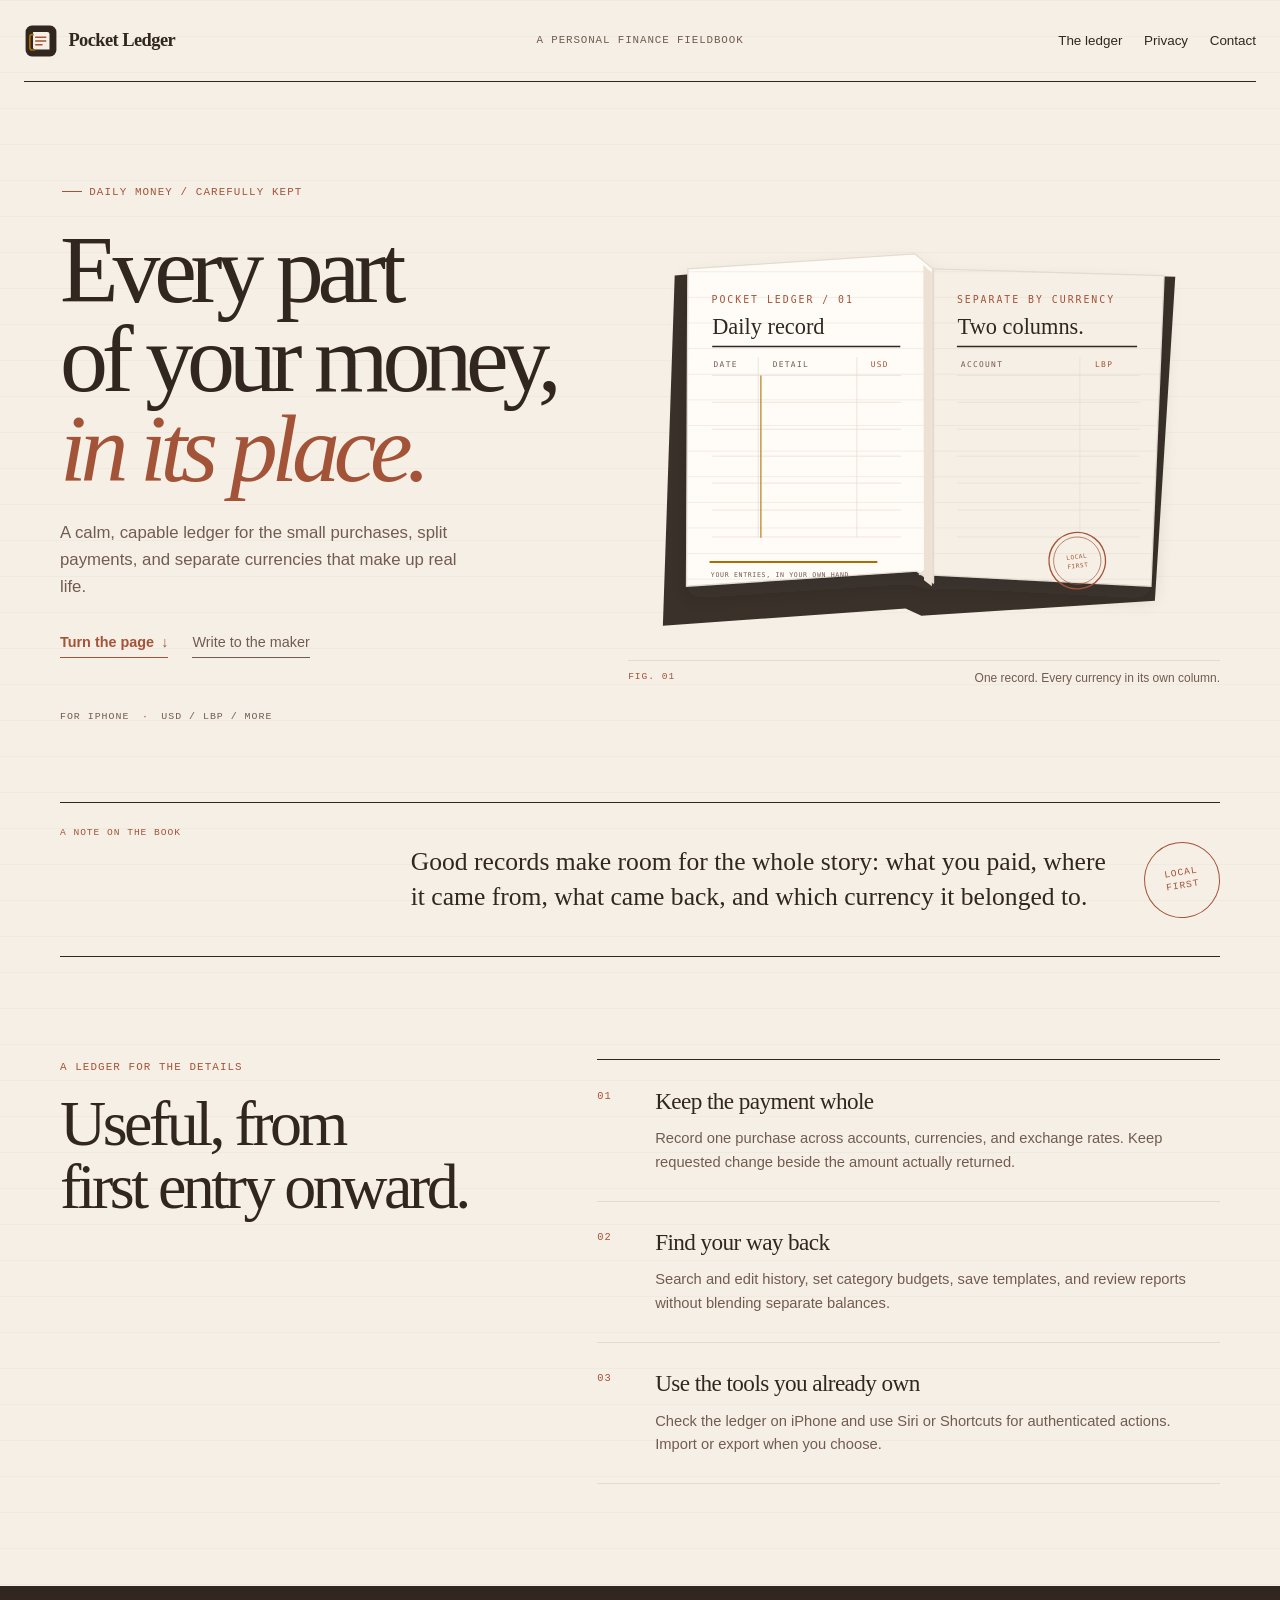
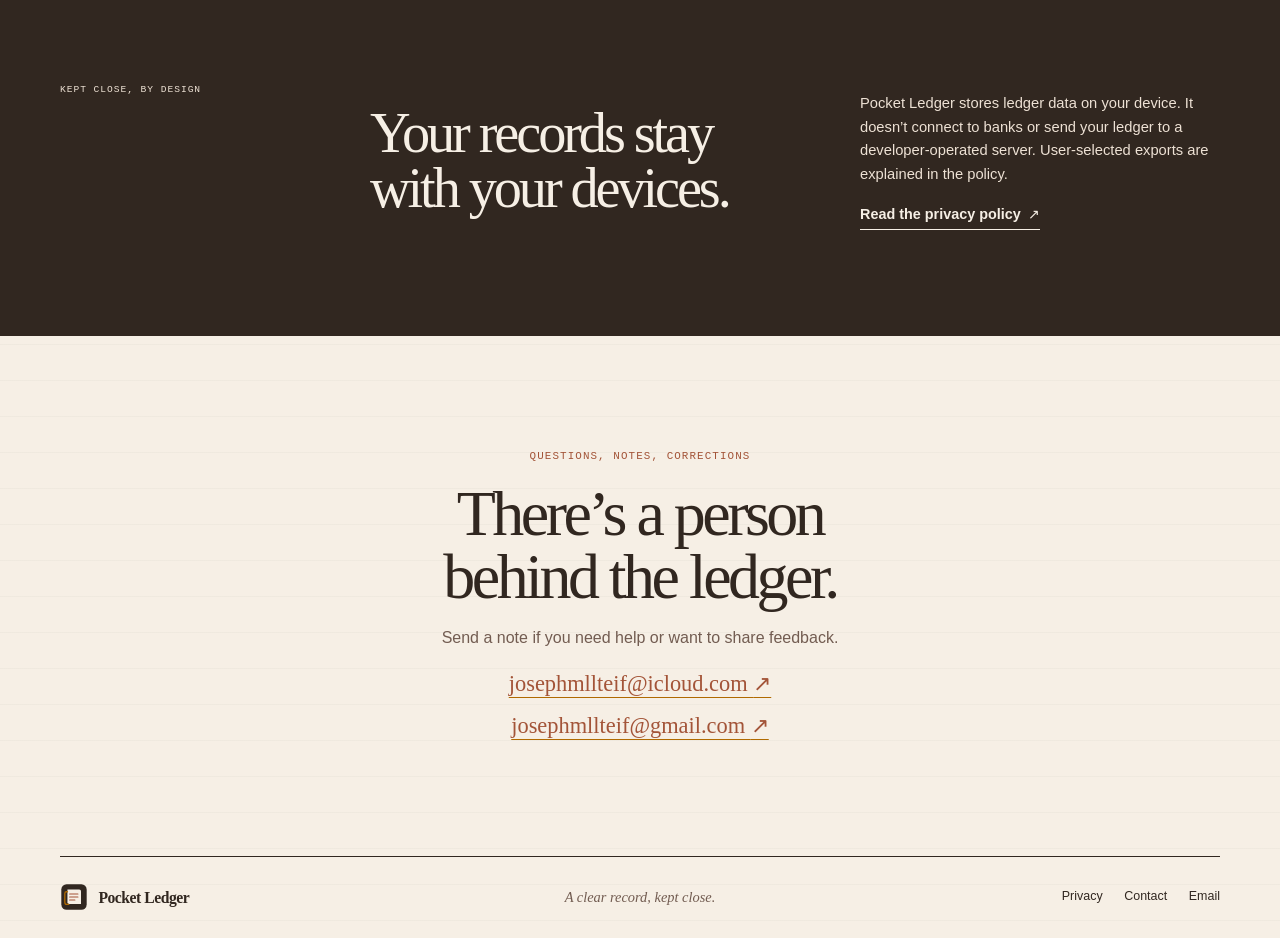
<file: docs/index.html>
<!doctype html>
<html lang="en">
  <head>
    <meta charset="utf-8">
    <meta name="viewport" content="width=device-width, initial-scale=1">
    <meta name="theme-color" media="(prefers-color-scheme: light)" content="#f6efe5">
    <meta name="theme-color" media="(prefers-color-scheme: dark)" content="#1b1714">
    <meta name="description" content="Pocket Ledger is a local-first personal finance ledger for iPhone. Keep accounts, spending, and receipts in one clear record.">
    <title>Pocket Ledger — A clear record of your money</title>
    <link rel="stylesheet" href="./styles.css">
    <link rel="icon" href="./mark.svg" type="image/svg+xml">
  </head>
  <body>
    <a class="skip-link" href="#main">Skip to content</a>
    <header class="masthead">
      <a class="wordmark" href="./" aria-label="Pocket Ledger home">
        <img src="./mark.svg" alt="" width="34" height="34">
        <span>Pocket Ledger</span>
      </a>
      <p class="masthead-note">A personal finance fieldbook</p>
      <nav aria-label="Main navigation">
        <a href="#how-it-works">The ledger</a>
        <a href="./privacy/">Privacy</a>
        <a href="./support/">Contact</a>
      </nav>
    </header>

    <main id="main">
      <section class="hero page-frame" aria-labelledby="hero-title">
        <div class="hero-copy">
          <p class="overline"><span class="overline-mark"></span> Daily money / carefully kept</p>
          <h1 id="hero-title">Every part<br>of your money,<br><em>in its place.</em></h1>
          <p class="hero-description">A calm, capable ledger for the small purchases, split payments, and separate currencies that make up real life.</p>
          <div class="hero-links">
            <a class="text-action" href="#how-it-works">Turn the page <span aria-hidden="true">↓</span></a>
            <a class="quiet-action" href="mailto:josephmllteif@icloud.com,josephmllteif@gmail.com">Write to the maker</a>
          </div>
          <p class="hero-footnote">FOR IPHONE <span>·</span> USD / LBP / MORE</p>
        </div>
        <figure class="folio-figure">
          <img src="./folio.svg" alt="An illustrated open ledger with separate USD and LBP columns, drawn on warm paper.">
          <figcaption><span>FIG. 01</span> One record. Every currency in its own column.</figcaption>
        </figure>
      </section>

      <section class="manifesto page-frame" aria-label="Pocket Ledger principles">
        <span class="section-index">A NOTE ON THE BOOK</span>
        <p>Good records make room for the whole story: what you paid, where it came from, what came back, and which currency it belonged to.</p>
        <span class="manifesto-stamp">LOCAL<br>FIRST</span>
      </section>

      <section class="features page-frame" id="how-it-works" aria-labelledby="features-title">
        <div class="section-heading">
          <p class="overline">A ledger for the details</p>
          <h2 id="features-title">Useful, from<br>first entry onward.</h2>
        </div>
        <div class="feature-list">
          <article class="feature-row">
            <span class="feature-number">01</span>
            <h3>Keep the payment whole</h3>
            <p>Record one purchase across accounts, currencies, and exchange rates. Keep requested change beside the amount actually returned.</p>
          </article>
          <article class="feature-row">
            <span class="feature-number">02</span>
            <h3>Find your way back</h3>
            <p>Search and edit history, set category budgets, save templates, and review reports without blending separate balances.</p>
          </article>
          <article class="feature-row">
            <span class="feature-number">03</span>
            <h3>Use the tools you already own</h3>
            <p>Check the ledger on iPhone and use Siri or Shortcuts for authenticated actions. Import or export when you choose.</p>
          </article>
        </div>
      </section>

      <section class="privacy-strip" aria-labelledby="privacy-title">
        <div class="privacy-inner page-frame">
          <p class="section-index">KEPT CLOSE, BY DESIGN</p>
          <h2 id="privacy-title">Your records stay<br>with your devices.</h2>
          <div class="privacy-copy">
            <p>Pocket Ledger stores ledger data on your device. It doesn’t connect to banks or send your ledger to a developer-operated server. User-selected exports are explained in the policy.</p>
            <a class="text-action" href="./privacy/">Read the privacy policy <span aria-hidden="true">↗</span></a>
          </div>
        </div>
      </section>

      <section class="closing page-frame" aria-labelledby="closing-title">
        <p class="overline">Questions, notes, corrections</p>
        <h2 id="closing-title">There’s a person<br>behind the ledger.</h2>
        <p>Send a note if you need help or want to share feedback.</p>
        <a class="email-link" href="mailto:josephmllteif@icloud.com">josephmllteif@icloud.com <span aria-hidden="true">↗</span></a>
        <a class="email-link" href="mailto:josephmllteif@gmail.com">josephmllteif@gmail.com <span aria-hidden="true">↗</span></a>
      </section>
    </main>

    <footer class="site-footer page-frame">
      <a class="wordmark" href="./"><img src="./mark.svg" alt="" width="28" height="28"><span>Pocket Ledger</span></a>
      <span class="footer-motto">A clear record, kept close.</span>
      <nav aria-label="Footer navigation">
        <a href="./privacy/">Privacy</a>
        <a href="./support/">Contact</a>
        <a href="mailto:josephmllteif@icloud.com,josephmllteif@gmail.com">Email</a>
      </nav>
    </footer>
  </body>
</html>
</file>
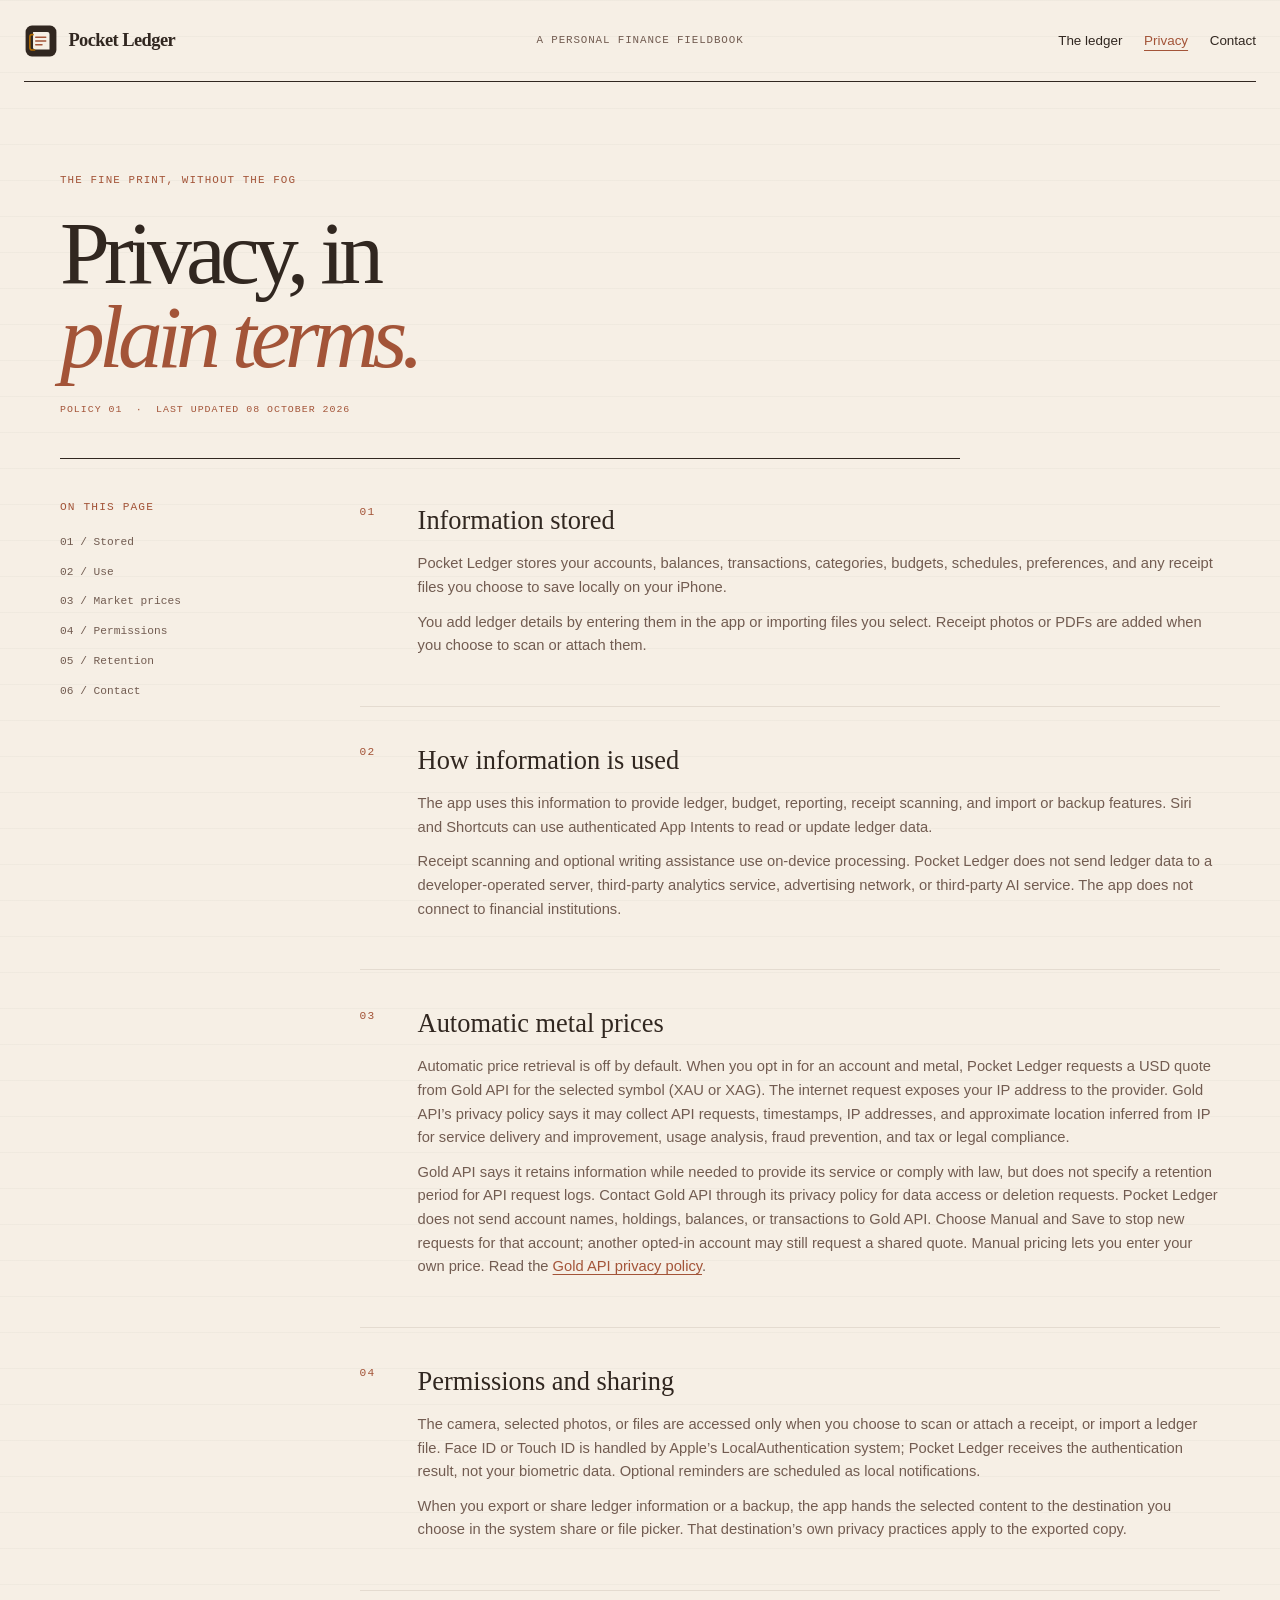
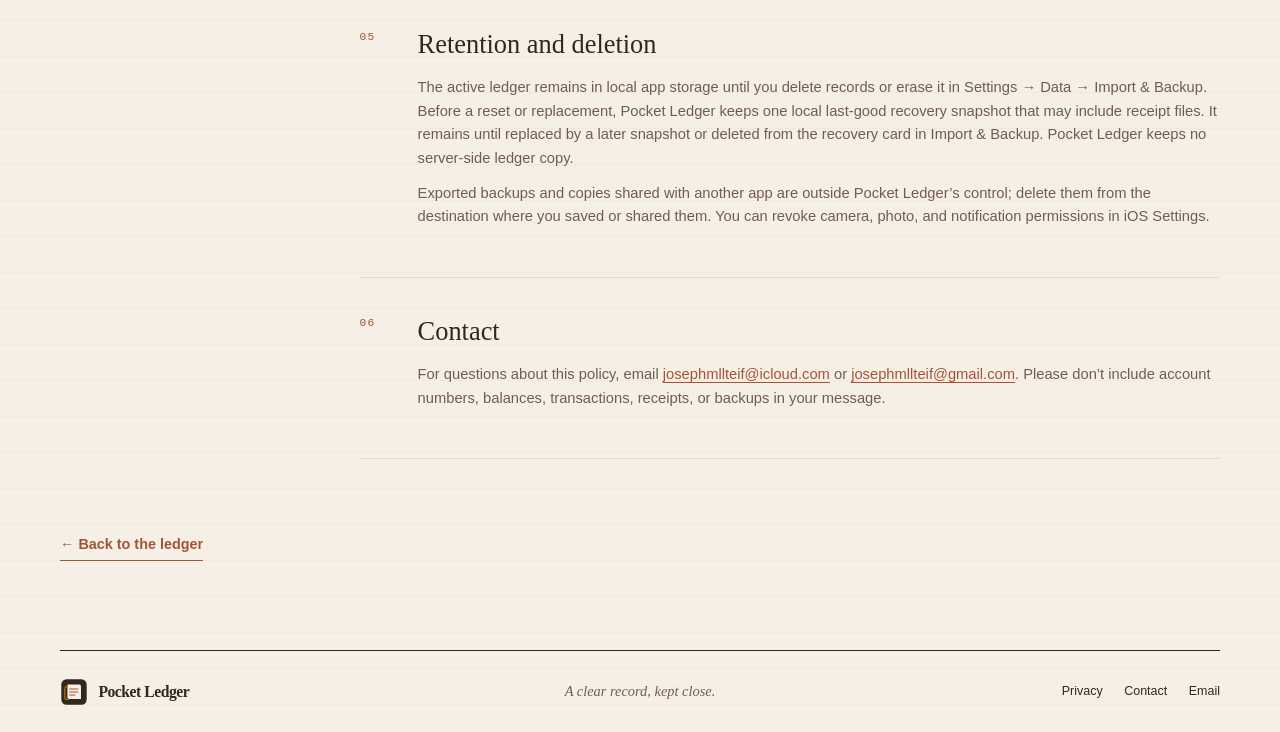
<file: docs/privacy/index.html>
<!doctype html>
<html lang="en">
  <head>
    <meta charset="utf-8">
    <meta name="viewport" content="width=device-width, initial-scale=1">
    <meta name="theme-color" media="(prefers-color-scheme: light)" content="#f6efe5">
    <meta name="theme-color" media="(prefers-color-scheme: dark)" content="#1b1714">
    <meta name="description" content="Pocket Ledger privacy policy: how ledger data, receipts, permissions, exports, and deletion work.">
    <title>Privacy — Pocket Ledger</title>
    <link rel="stylesheet" href="../styles.css">
    <link rel="icon" href="../mark.svg" type="image/svg+xml">
  </head>
  <body>
    <a class="skip-link" href="#main">Skip to content</a>
    <header class="masthead">
      <a class="wordmark" href="../" aria-label="Pocket Ledger home"><img src="../mark.svg" alt="" width="34" height="34"><span>Pocket Ledger</span></a>
      <p class="masthead-note">A personal finance fieldbook</p>
      <nav aria-label="Main navigation"><a href="../#how-it-works">The ledger</a><a href="./" aria-current="page">Privacy</a><a href="../support/">Contact</a></nav>
    </header>
    <main class="document page-frame" id="main">
      <header class="document-heading">
        <p class="overline">The fine print, without the fog</p>
        <h1>Privacy, in<br><em>plain terms.</em></h1>
        <p class="document-date">POLICY 01 <span>·</span> LAST UPDATED 08 OCTOBER 2026</p>
      </header>
      <div class="policy-layout">
        <nav class="contents" aria-label="Policy sections">
          <span class="section-index">ON THIS PAGE</span>
          <a href="#stored">01 / Stored</a>
          <a href="#use">02 / Use</a>
          <a href="#market-prices">03 / Market prices</a>
          <a href="#sharing">04 / Permissions</a>
          <a href="#retention">05 / Retention</a>
          <a href="#contact">06 / Contact</a>
        </nav>
        <article class="policy-copy">
          <section id="stored">
            <span class="feature-number">01</span>
            <div><h2>Information stored</h2>
              <p>Pocket Ledger stores your accounts, balances, transactions, categories, budgets, schedules, preferences, and any receipt files you choose to save locally on your iPhone.</p>
              <p>You add ledger details by entering them in the app or importing files you select. Receipt photos or PDFs are added when you choose to scan or attach them.</p>
            </div>
          </section>
          <section id="use">
            <span class="feature-number">02</span>
            <div><h2>How information is used</h2>
              <p>The app uses this information to provide ledger, budget, reporting, receipt scanning, and import or backup features. Siri and Shortcuts can use authenticated App Intents to read or update ledger data.</p>
              <p>Receipt scanning and optional writing assistance use on-device processing. Pocket Ledger does not send ledger data to a developer-operated server, third-party analytics service, advertising network, or third-party AI service. The app does not connect to financial institutions.</p>
            </div>
          </section>
          <section id="market-prices">
            <span class="feature-number">03</span>
            <div><h2>Automatic metal prices</h2>
              <p>Automatic price retrieval is off by default. When you opt in for an account and metal, Pocket Ledger requests a USD quote from Gold API for the selected symbol (XAU or XAG). The internet request exposes your IP address to the provider. Gold API’s privacy policy says it may collect API requests, timestamps, IP addresses, and approximate location inferred from IP for service delivery and improvement, usage analysis, fraud prevention, and tax or legal compliance.</p>
              <p>Gold API says it retains information while needed to provide its service or comply with law, but does not specify a retention period for API request logs. Contact Gold API through its privacy policy for data access or deletion requests. Pocket Ledger does not send account names, holdings, balances, or transactions to Gold API. Choose Manual and Save to stop new requests for that account; another opted-in account may still request a shared quote. Manual pricing lets you enter your own price. Read the <a href="https://gold-api.com/privacy" target="_blank" rel="noopener noreferrer">Gold API privacy policy</a>.</p>
            </div>
          </section>
          <section id="sharing">
            <span class="feature-number">04</span>
            <div><h2>Permissions and sharing</h2>
              <p>The camera, selected photos, or files are accessed only when you choose to scan or attach a receipt, or import a ledger file. Face ID or Touch ID is handled by Apple’s LocalAuthentication system; Pocket Ledger receives the authentication result, not your biometric data. Optional reminders are scheduled as local notifications.</p>
              <p>When you export or share ledger information or a backup, the app hands the selected content to the destination you choose in the system share or file picker. That destination’s own privacy practices apply to the exported copy.</p>
            </div>
          </section>
          <section id="retention">
            <span class="feature-number">05</span>
            <div><h2>Retention and deletion</h2>
              <p>The active ledger remains in local app storage until you delete records or erase it in Settings → Data → Import &amp; Backup. Before a reset or replacement, Pocket Ledger keeps one local last-good recovery snapshot that may include receipt files. It remains until replaced by a later snapshot or deleted from the recovery card in Import &amp; Backup. Pocket Ledger keeps no server-side ledger copy.</p>
              <p>Exported backups and copies shared with another app are outside Pocket Ledger’s control; delete them from the destination where you saved or shared them. You can revoke camera, photo, and notification permissions in iOS Settings.</p>
            </div>
          </section>
          <section id="contact">
            <span class="feature-number">06</span>
            <div><h2>Contact</h2>
              <p>For questions about this policy, email <a href="mailto:josephmllteif@icloud.com">josephmllteif@icloud.com</a> or <a href="mailto:josephmllteif@gmail.com">josephmllteif@gmail.com</a>. Please don’t include account numbers, balances, transactions, receipts, or backups in your message.</p>
            </div>
          </section>
        </article>
      </div>
      <p class="back-link"><a class="text-action" href="../">← Back to the ledger</a></p>
    </main>
    <footer class="site-footer page-frame">
      <a class="wordmark" href="../"><img src="../mark.svg" alt="" width="28" height="28"><span>Pocket Ledger</span></a>
      <span class="footer-motto">A clear record, kept close.</span>
      <nav aria-label="Footer navigation"><a href="./">Privacy</a><a href="../support/">Contact</a><a href="mailto:josephmllteif@icloud.com,josephmllteif@gmail.com">Email</a></nav>
    </footer>
  </body>
</html>
</file>
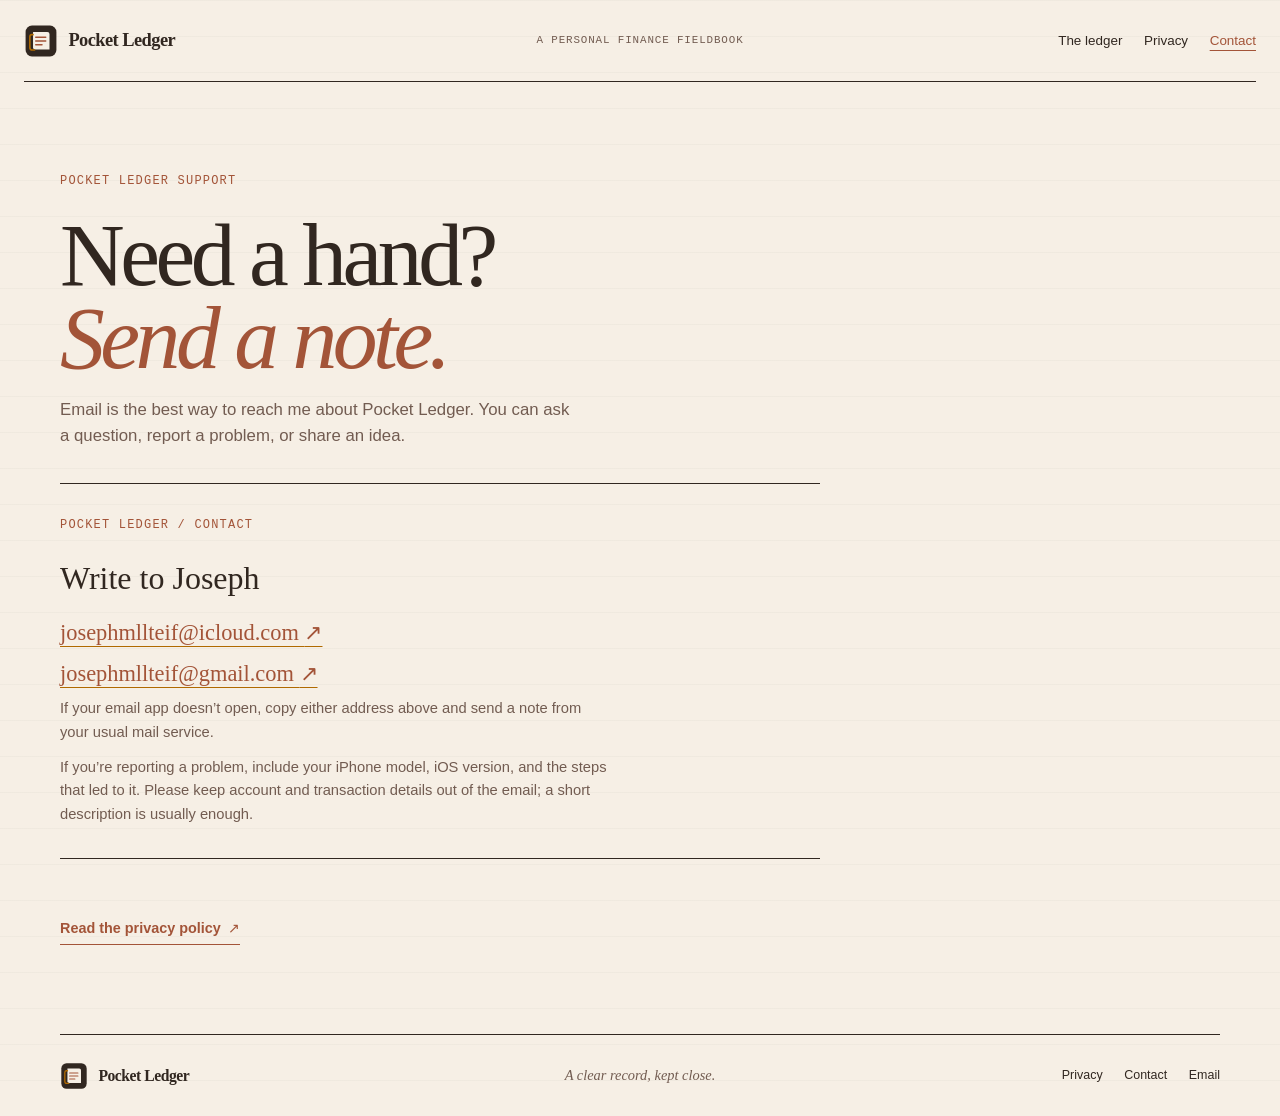
<file: docs/support/index.html>
<!doctype html>
<html lang="en">
  <head>
    <meta charset="utf-8">
    <meta name="viewport" content="width=device-width, initial-scale=1">
    <meta name="theme-color" media="(prefers-color-scheme: light)" content="#f6efe5">
    <meta name="theme-color" media="(prefers-color-scheme: dark)" content="#1b1714">
    <meta name="description" content="Contact Pocket Ledger support by email.">
    <title>Contact — Pocket Ledger</title>
    <link rel="stylesheet" href="../styles.css">
    <link rel="icon" href="../mark.svg" type="image/svg+xml">
  </head>
  <body>
    <a class="skip-link" href="#main">Skip to content</a>
    <header class="masthead">
      <a class="wordmark" href="../" aria-label="Pocket Ledger home"><img src="../mark.svg" alt="" width="34" height="34"><span>Pocket Ledger</span></a>
      <p class="masthead-note">A personal finance fieldbook</p>
      <nav aria-label="Main navigation"><a href="../#how-it-works">The ledger</a><a href="../privacy/">Privacy</a><a href="./" aria-current="page">Contact</a></nav>
    </header>
    <main class="document contact-page page-frame" id="main">
      <header class="document-heading">
        <p class="overline">Pocket Ledger support</p>
        <h1>Need a hand?<br><em>Send a note.</em></h1>
        <p class="document-intro">Email is the best way to reach me about Pocket Ledger. You can ask a question, report a problem, or share an idea.</p>
      </header>
      <section class="contact-sheet" aria-labelledby="email-heading">
        <span class="section-index">POCKET LEDGER / CONTACT</span>
        <h2 id="email-heading">Write to Joseph</h2>
        <a class="email-link" href="mailto:josephmllteif@icloud.com?subject=Pocket%20Ledger%20support">josephmllteif@icloud.com <span aria-hidden="true">↗</span></a>
        <a class="email-link" href="mailto:josephmllteif@gmail.com?subject=Pocket%20Ledger%20support">josephmllteif@gmail.com <span aria-hidden="true">↗</span></a>
        <p class="email-fallback">If your email app doesn’t open, copy either address above and send a note from your usual mail service.</p>
        <p>If you’re reporting a problem, include your iPhone model, iOS version, and the steps that led to it. Please keep account and transaction details out of the email; a short description is usually enough.</p>
      </section>
      <p class="back-link"><a class="text-action" href="../privacy/">Read the privacy policy <span aria-hidden="true">↗</span></a></p>
    </main>
    <footer class="site-footer page-frame">
      <a class="wordmark" href="../"><img src="../mark.svg" alt="" width="28" height="28"><span>Pocket Ledger</span></a>
      <span class="footer-motto">A clear record, kept close.</span>
      <nav aria-label="Footer navigation"><a href="../privacy/">Privacy</a><a href="./">Contact</a><a href="mailto:josephmllteif@icloud.com,josephmllteif@gmail.com?subject=Pocket%20Ledger%20support">Email</a></nav>
    </footer>
  </body>
</html>
</file>
<file: docs/styles.css>
:root {
  color-scheme: light dark;
  font-family: -apple-system, BlinkMacSystemFont, "Segoe UI", sans-serif;
  font-synthesis: none;
  text-rendering: optimizeLegibility;
  --paper: #f6efe5;
  --paper-deep: #ede1d4;
  --ink: #312720;
  --muted: #725c51;
  --line: #e4dbd0;
  --accent: #a35438;
  --warning: #b06a00;
  --privacy-surface: #312720;
  --serif: "Iowan Old Style", "Palatino Linotype", "Book Antiqua", Georgia, serif;
  --mono: "SFMono-Regular", Consolas, "Liberation Mono", monospace;
}

* { box-sizing: border-box; }
html { scroll-behavior: smooth; }
body {
  margin: 0;
  background-color: var(--paper);
  background-image: linear-gradient(to bottom, rgb(49 39 32 / 3%) 1px, transparent 1px);
  background-size: 100% 36px;
  color: var(--ink);
  line-height: 1.6;
}
a { color: var(--accent); text-underline-offset: 0.22em; }
a:hover { color: var(--accent); }
a:focus-visible { outline: 2px solid var(--accent); outline-offset: 4px; }
.skip-link { position: absolute; z-index: 3; top: -4rem; left: 1rem; padding: 0.7rem 1rem; background: var(--paper); color: var(--ink); }
.skip-link:focus { top: 1rem; }
.page-frame { width: min(1160px, calc(100% - 3rem)); margin-inline: auto; }
.masthead { width: min(1320px, calc(100% - 3rem)); min-height: 82px; margin-inline: auto; display: grid; grid-template-columns: 1fr 1fr 1fr; align-items: center; border-bottom: 1px solid var(--ink); }
.wordmark { display: inline-flex; width: max-content; align-items: center; gap: 0.65rem; color: var(--ink); font-family: var(--serif); font-size: 1.15rem; font-weight: 700; text-decoration: none; letter-spacing: -0.03em; }
.wordmark img { display: block; }
.masthead-note { margin: 0; text-align: center; color: var(--muted); font-family: var(--mono); font-size: 0.68rem; letter-spacing: 0.08em; text-transform: uppercase; }
.masthead nav, .site-footer nav { display: flex; justify-content: flex-end; gap: 1.35rem; }
.masthead nav a, .site-footer nav a { color: var(--ink); text-decoration: none; font-size: 0.84rem; }
.masthead nav a[aria-current="page"] { color: var(--accent); text-decoration: underline; text-decoration-thickness: 1px; text-underline-offset: 0.35em; }
.masthead nav a:hover, .site-footer nav a:hover { color: var(--accent); }
.overline, .section-index, .document-date, .hero-footnote, .feature-number, .folio-figure figcaption span {
  font-family: var(--mono); font-size: 0.68rem; letter-spacing: 0.1em; text-transform: uppercase;
}
.overline { margin: 0 0 1.45rem; color: var(--accent); }
.overline-mark { display: inline-block; width: 1.25rem; height: 1px; margin: 0 0 0.22rem 0.1rem; background: var(--accent); }
.hero { display: grid; grid-template-columns: 0.92fr 1.08fr; align-items: center; gap: clamp(2rem, 5vw, 5rem); padding-block: clamp(4rem, 8vw, 7rem) clamp(3rem, 6vw, 5rem); }
.hero h1, .document-heading h1 { margin: 0; font-family: var(--serif); font-size: clamp(3.7rem, 7.5vw, 7rem); font-weight: 500; line-height: 0.93; letter-spacing: -0.065em; }
.hero h1 em, .document-heading h1 em { color: var(--accent); font-weight: 400; }
.hero-description { max-width: 420px; margin: 1.7rem 0 0; color: var(--muted); font-size: 1.05rem; }
.hero-links { display: flex; flex-wrap: wrap; align-items: baseline; gap: 1.5rem; margin-top: 1.9rem; }
.text-action, .quiet-action { display: inline-flex; align-items: baseline; gap: 0.45rem; padding-bottom: 0.2rem; border-bottom: 1px solid currentColor; color: var(--accent); text-decoration: none; font-size: 0.9rem; font-weight: 650; }
.quiet-action { color: var(--muted); font-weight: 500; }
.text-action:hover, .quiet-action:hover { color: var(--accent); }
.hero-footnote { margin: 3.2rem 0 0; color: var(--muted); font-size: 0.62rem; }
.hero-footnote span { padding-inline: 0.35rem; color: var(--accent); }
.folio-figure { margin: 0; }
.folio-figure img { display: block; width: 100%; height: auto; }
.folio-figure figcaption { display: flex; justify-content: space-between; gap: 1rem; margin-top: 0.7rem; padding-top: 0.55rem; border-top: 1px solid var(--line); color: var(--muted); font-size: 0.75rem; }
.folio-figure figcaption span { color: var(--accent); font-size: 0.6rem; }
.manifesto { min-height: 155px; display: grid; grid-template-columns: 1fr 2.2fr auto; align-items: center; gap: 2rem; border-block: 1px solid var(--ink); }
.section-index { align-self: start; padding-top: 1.4rem; color: var(--accent); font-size: 0.6rem; }
.manifesto > p { max-width: 720px; margin: 1.3rem 0; font-family: var(--serif); font-size: clamp(1.2rem, 2vw, 1.75rem); line-height: 1.35; }
.manifesto-stamp { width: 76px; height: 76px; display: grid; place-content: center; border: 1px solid var(--accent); border-radius: 50%; color: var(--accent); text-align: center; font-family: var(--mono); font-size: 0.6rem; line-height: 1.35; letter-spacing: 0.1em; transform: rotate(-9deg); }
.features { display: grid; grid-template-columns: 0.85fr 1.15fr; gap: clamp(2rem, 6vw, 7rem); padding-block: clamp(4rem, 8vw, 7rem); }
.section-heading .overline { margin-bottom: 1rem; }
.section-heading h2, .privacy-inner h2, .closing h2 { margin: 0; font-family: var(--serif); font-size: clamp(2.7rem, 5vw, 4.8rem); font-weight: 500; line-height: 0.98; letter-spacing: -0.055em; }
.feature-list { border-top: 1px solid var(--ink); }
.feature-row { display: grid; grid-template-columns: 42px 1fr; column-gap: 1rem; padding: 1.4rem 0 1.65rem; border-bottom: 1px solid var(--line); }
.feature-number { grid-row: span 2; padding-top: 0.3rem; color: var(--accent); font-size: 0.65rem; }
.feature-row h3 { margin: 0; font-family: var(--serif); font-size: 1.45rem; font-weight: 500; letter-spacing: -0.025em; }
.feature-row p { max-width: 540px; margin: 0.45rem 0 0; color: var(--muted); font-size: 0.92rem; }
.privacy-strip { background: var(--privacy-surface); color: var(--paper); }
.privacy-inner { min-height: 350px; display: grid; grid-template-columns: 0.75fr 1.25fr 1fr; align-items: center; gap: 2.5rem; padding-block: 4rem; }
.privacy-inner .section-index { align-self: start; color: var(--paper-deep); }
.privacy-inner h2 { font-size: clamp(2.5rem, 4.4vw, 4.3rem); }
.privacy-copy { max-width: 360px; }
.privacy-copy p { margin-top: 0; color: var(--paper-deep); font-size: 0.92rem; }
.privacy-copy .text-action { color: var(--paper); }
.closing { padding-block: clamp(4.5rem, 9vw, 7rem); text-align: center; }
.closing .overline { margin-bottom: 1.1rem; }
.closing h2 { max-width: 650px; margin-inline: auto; }
.closing > p:not(.overline) { margin: 1rem 0; color: var(--muted); }
.email-link { display: inline-flex; align-items: center; gap: 0.55rem; color: var(--accent); font-family: var(--serif); font-size: clamp(1.4rem, 3vw, 2rem); text-decoration-color: var(--warning); text-decoration-thickness: 1px; text-underline-offset: 0.28em; }
.closing .email-link, .contact-sheet .email-link { display: block; width: fit-content; max-width: 100%; font-size: clamp(1rem, 2.8vw, 1.4rem); }
.closing .email-link { margin: 0.35rem auto 0; }
.email-link:hover { color: var(--accent); }
.site-footer { min-height: 82px; display: grid; grid-template-columns: 1fr 1fr 1fr; align-items: center; border-top: 1px solid var(--ink); }
.site-footer .wordmark { font-size: 0.98rem; }
.footer-motto { color: var(--muted); text-align: center; font-family: var(--serif); font-style: italic; font-size: 0.9rem; }
.site-footer nav a { font-size: 0.78rem; }

.document { padding-block: clamp(3.5rem, 7vw, 6rem); }
.document-heading { max-width: 900px; padding-bottom: 2.5rem; border-bottom: 1px solid var(--ink); }
.document-heading h1 { font-size: clamp(3.5rem, 7vw, 6.2rem); }
.document-heading .overline { margin-bottom: 1.4rem; }
.contact-page .overline, .contact-page .section-index { font-size: 0.75rem; }
.contact-page .document-heading h1 { letter-spacing: -0.05em; }
.document-date { margin: 1.5rem 0 0; color: var(--accent); font-size: 0.62rem; }
.document-date span { padding-inline: 0.4rem; }
.policy-layout { display: grid; grid-template-columns: 210px 1fr; gap: clamp(2rem, 7vw, 7rem); padding-top: 2.5rem; }
.contents { height: max-content; display: grid; gap: 0.75rem; position: sticky; top: 1.5rem; }
.contents .section-index { padding: 0 0 0.3rem; font-size: 0.7rem; }
.contents a { color: var(--muted); text-decoration: none; font-family: var(--mono); font-size: 0.7rem; }
.contents a:hover { color: var(--accent); }
.policy-copy section { display: grid; grid-template-columns: 42px 1fr; gap: 1rem; padding: 0 0 2rem; margin-bottom: 2rem; border-bottom: 1px solid var(--line); scroll-margin-top: 2rem; }
.policy-copy .feature-number { padding-top: 0.35rem; font-size: 0.7rem; }
.policy-copy h2, .contact-sheet h2 { margin: 0; font-family: var(--serif); font-size: 1.65rem; font-weight: 500; }
.policy-copy p, .contact-sheet p { margin: 0.7rem 0 0; color: var(--muted); font-size: 0.92rem; }
.policy-copy a { color: var(--accent); }
.back-link { margin: 2.5rem 0 0; }
.document-intro { max-width: 520px; color: var(--muted); font-size: 1.05rem; }
.contact-page .document-heading { border-bottom: 0; padding-bottom: 1rem; }
.contact-sheet { max-width: 760px; padding: 2rem 0; border-block: 1px solid var(--ink); }
.contact-sheet .section-index { display: block; padding: 0; margin-bottom: 1.1rem; }
.contact-sheet h2 { font-size: 2rem; }
.contact-sheet .email-link { margin-top: 0.7rem; }
.contact-sheet .email-link + .email-link { margin-top: 0.3rem; }
.contact-sheet .email-fallback { margin-top: 0.35rem; }
.contact-sheet p { max-width: 550px; }
.contact-page .back-link { padding-top: 1rem; }

@media (max-width: 800px) {
  .masthead { grid-template-columns: 1fr auto; min-height: 78px; }
  .masthead-note { display: none; }
  .hero { grid-template-columns: 1fr; gap: 2.3rem; }
  .hero-copy { max-width: 630px; }
  .folio-figure { max-width: 700px; margin-left: auto; }
  .manifesto { grid-template-columns: 1fr auto; gap: 0 1rem; padding-block: 1rem; }
  .manifesto .section-index { grid-column: 1; padding-top: 0.3rem; }
  .manifesto > p { grid-column: 1; margin-top: 0.5rem; }
  .manifesto-stamp { grid-column: 2; grid-row: 1 / span 2; }
  .features { grid-template-columns: 1fr; gap: 2rem; }
  .section-heading h2 br { display: none; }
  .privacy-inner { min-height: 0; grid-template-columns: 1fr 1fr; gap: 1.4rem 2rem; }
  .privacy-inner .section-index { grid-column: 1 / -1; }
  .privacy-copy { max-width: 520px; }
  .policy-layout { grid-template-columns: 1fr; gap: 2rem; }
  .contents { position: static; grid-template-columns: repeat(2, max-content); column-gap: 1.25rem; }
  .contents .section-index { grid-column: 1 / -1; }
}
@media (max-width: 560px) {
  .page-frame { width: calc(100% - 2rem); }
  .masthead { width: calc(100% - 2rem); grid-template-columns: 1fr; gap: 0.55rem; padding-block: 0.8rem; }
  .masthead nav { justify-content: flex-start; gap: 1rem; }
  .masthead nav a { font-size: 0.78rem; }
  .hero { padding-block: 3.4rem 2.7rem; }
  .hero h1 { font-size: clamp(3.3rem, 15vw, 5rem); }
  .hero-footnote { margin-top: 2rem; font-size: 0.56rem; }
  .folio-figure figcaption { flex-direction: column; gap: 0.15rem; }
  .manifesto { min-height: 0; }
  .manifesto-stamp { width: 62px; height: 62px; font-size: 0.52rem; }
  .privacy-inner { grid-template-columns: 1fr; padding-block: 3rem; }
  .privacy-inner .section-index { grid-column: auto; }
  .site-footer { grid-template-columns: 1fr auto; gap: 0.7rem; padding-block: 1rem; }
  .footer-motto { display: none; }
  .site-footer nav { gap: 0.85rem; }
  .site-footer nav a { font-size: 0.72rem; }
  .document { padding-top: 3rem; }
  .document-heading h1 { font-size: clamp(3.3rem, 15vw, 5rem); }
  .contents { grid-template-columns: 1fr 1fr; }
  .policy-copy section { grid-template-columns: 30px 1fr; gap: 0.7rem; }
}
@media (prefers-reduced-motion: reduce) {
  html { scroll-behavior: auto; }
  *, *::before, *::after { animation-duration: 0.01ms !important; transition-duration: 0.01ms !important; }
}
@media (prefers-color-scheme: dark) {
  :root { --paper: #1b1714; --paper-deep: #392b23; --ink: #f1eeec; --muted: #b5b0ac; --line: #34312f; --accent: #e49a78; --warning: #ffd079; --privacy-surface: #29211c; }
  body { background-image: linear-gradient(to bottom, rgb(241 238 236 / 3%) 1px, transparent 1px); }
  .privacy-strip { color: var(--ink); }
  .privacy-inner .section-index, .privacy-copy .text-action { color: var(--accent); }
  .privacy-copy p { color: var(--muted); }
  .folio-figure img { filter: brightness(0.9); }
}
@media (forced-colors: active) {
  .manifesto-stamp, .contact-sheet, .feature-row, .policy-copy section { border-color: CanvasText; }
}
</file>
